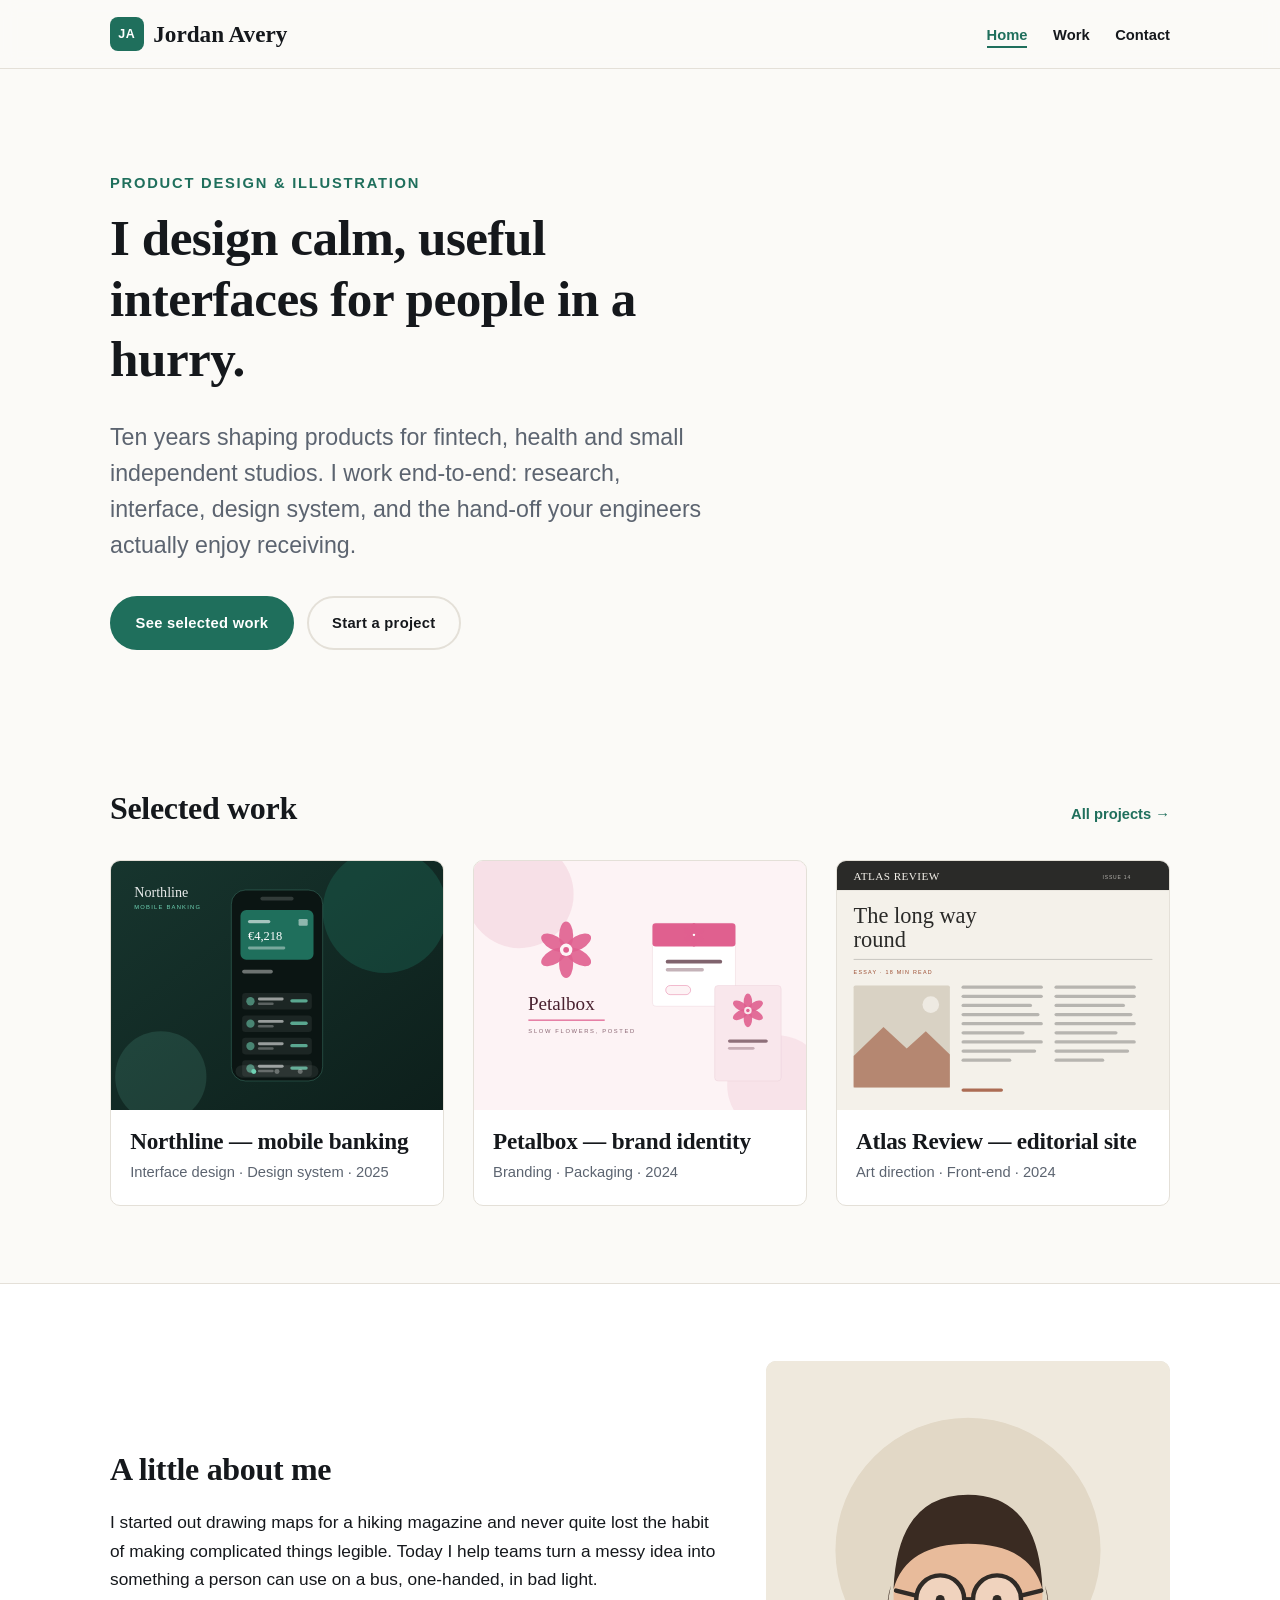
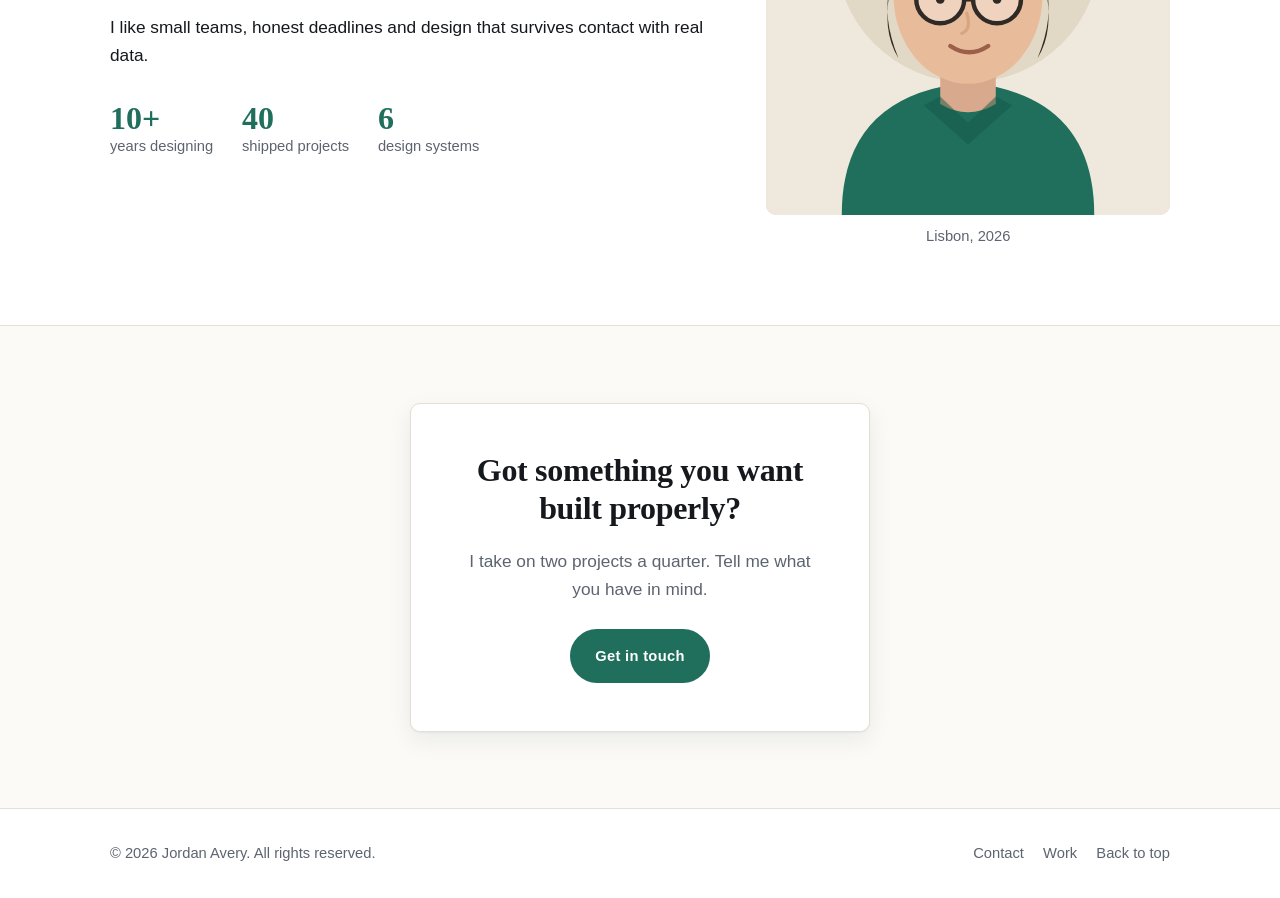
<file: index.html>
<!DOCTYPE html>
<html lang="en">
<head>
<meta charset="utf-8">
<meta name="viewport" content="width=device-width, initial-scale=1">

<!-- ====== SEO: edit these three lines on every page ====== -->
<title>Jordan Avery — Product Designer &amp; Illustrator | Portfolio</title>
<meta name="description" content="Portfolio of Jordan Avery, a product designer and illustrator based in Lisbon. Selected branding, interface and editorial work.">
<meta name="keywords" content="product designer, illustrator, portfolio, branding, UI design, Lisbon">
<meta name="author" content="Jordan Avery">
<link rel="canonical" href="https://example.com/index.html">

<!-- Social preview (optional, safe to delete) -->
<meta property="og:type" content="website">
<meta property="og:title" content="Jordan Avery — Product Designer &amp; Illustrator">
<meta property="og:description" content="Selected branding, interface and editorial work.">
<meta property="og:image" content="images/og-card.svg">

<!-- Favicon -->
<link rel="icon" href="images/favicon.svg" type="image/svg+xml">
<link rel="apple-touch-icon" href="images/apple-touch-icon.png">

<!-- Stylesheet -->
<link rel="stylesheet" href="css/style.css">

<!-- Tells the CSS that JS is available. If JS is off, nothing below runs and
     the page simply shows all content straight away (graceful degradation). -->
<script>document.documentElement.className += " js";</script>
</head>

<body>
<!-- Keyboard users can jump straight to the content -->
<a class="skip-link" href="#main">Skip to main content</a>

<header class="site-header" role="banner">
  <div class="wrap site-header__inner">
    <a class="logo" href="index.html" aria-label="Jordan Avery — home">
      <span class="logo__mark" aria-hidden="true">JA</span>
      <span class="logo__text">Jordan Avery</span>
    </a>

    <!-- The hamburger lives in the HTML; JS only toggles it. With JS off it
         stays hidden and the nav below is permanently visible (style.css). -->
    <button class="nav-toggle" type="button" aria-expanded="false" aria-controls="primary-nav">
      <span class="nav-toggle__bars" aria-hidden="true"></span>
      <span class="nav-toggle__label">Menu</span>
    </button>

    <nav id="primary-nav" class="nav" aria-label="Primary">
      <ul class="nav__list">
        <li><a class="nav__link is-current" href="index.html" aria-current="page">Home</a></li>
        <li><a class="nav__link" href="work.html">Work</a></li>
        <li><a class="nav__link" href="contact.html">Contact</a></li>
      </ul>
    </nav>
  </div>
</header>

<main id="main">

  <!-- ====== HERO ====== -->
  <section class="hero">
    <div class="wrap">
      <div class="hero__inner">
        <p class="eyebrow reveal">Product design &amp; illustration</p>
        <h1 class="hero__title reveal">I design calm, useful interfaces for people in a hurry.</h1>
        <p class="hero__lead reveal">
          Ten years shaping products for fintech, health and small independent studios.
          I work end-to-end: research, interface, design system, and the hand-off your
          engineers actually enjoy receiving.
        </p>
        <p class="hero__actions reveal">
          <a class="btn btn--primary" href="work.html">See selected work</a>
          <a class="btn btn--ghost" href="contact.html">Start a project</a>
        </p>
      </div>
    </div>
  </section>

  <!-- ====== SELECTED WORK ====== -->
  <section class="section" aria-labelledby="work-heading">
    <div class="wrap">
      <header class="section__head reveal">
        <h2 id="work-heading" class="section__title">Selected work</h2>
        <a class="section__more" href="work.html">All projects <span aria-hidden="true">&rarr;</span></a>
      </header>

      <ul class="cards">
        <li class="card reveal">
          <a class="card__link" href="work.html#northline">
            <img class="card__img" src="images/work-1.svg" width="800" height="600" loading="lazy" decoding="async"
                 alt="Northline banking app shown on a phone screen, with a balance card and a list of transactions.">
            <div class="card__body">
              <h3 class="card__title">Northline — mobile banking</h3>
              <p class="card__meta">Interface design · Design system · 2025</p>
            </div>
          </a>
        </li>

        <li class="card reveal">
          <a class="card__link" href="work.html#petalbox">
            <img class="card__img" src="images/work-2.svg" width="800" height="600" loading="lazy" decoding="async"
                 alt="Petalbox brand identity: a pink flower mark beside packaging mock-ups.">
            <div class="card__body">
              <h3 class="card__title">Petalbox — brand identity</h3>
              <p class="card__meta">Branding · Packaging · 2024</p>
            </div>
          </a>
        </li>

        <li class="card reveal">
          <a class="card__link" href="work.html#atlas">
            <img class="card__img" src="images/work-3.svg" width="800" height="600" loading="lazy" decoding="async"
                 alt="Atlas Review editorial layout with a large headline and a two-column article grid.">
            <div class="card__body">
              <h3 class="card__title">Atlas Review — editorial site</h3>
              <p class="card__meta">Art direction · Front-end · 2024</p>
            </div>
          </a>
        </li>
      </ul>
    </div>
  </section>

  <!-- ====== ABOUT ====== -->
  <section class="section section--alt" aria-labelledby="about-heading">
    <div class="wrap about">
      <div class="about__text reveal">
        <h2 id="about-heading" class="section__title">A little about me</h2>
        <p>
          I started out drawing maps for a hiking magazine and never quite lost the habit of
          making complicated things legible. Today I help teams turn a messy idea into something
          a person can use on a bus, one-handed, in bad light.
        </p>
        <p>
          I like small teams, honest deadlines and design that survives contact with real data.
        </p>
        <ul class="facts">
          <li class="facts__item"><strong>10+</strong><span>years designing</span></li>
          <li class="facts__item"><strong>40</strong><span>shipped projects</span></li>
          <li class="facts__item"><strong>6</strong><span>design systems</span></li>
        </ul>
      </div>

      <figure class="about__figure reveal">
        <img src="images/portrait.svg" width="640" height="720" loading="lazy" decoding="async"
             alt="Illustrated portrait of Jordan Avery wearing round glasses and a green jumper.">
        <figcaption>Lisbon, 2026</figcaption>
      </figure>
    </div>
  </section>

  <!-- ====== CALL TO ACTION ====== -->
  <section class="cta" aria-labelledby="cta-heading">
    <div class="wrap">
      <div class="cta__inner reveal">
        <h2 id="cta-heading" class="cta__title">Got something you want built properly?</h2>
        <p class="cta__text">I take on two projects a quarter. Tell me what you have in mind.</p>
        <a class="btn btn--primary" href="contact.html">Get in touch</a>
      </div>
    </div>
  </section>

</main>

<footer class="site-footer" role="contentinfo">
  <div class="wrap site-footer__inner">
    <p class="site-footer__copy">&copy; <span id="year">2026</span> Jordan Avery. All rights reserved.</p>
    <ul class="site-footer__links">
      <li><a href="contact.html">Contact</a></li>
      <li><a href="work.html">Work</a></li>
      <li><a href="#main">Back to top</a></li>
    </ul>
  </div>
</footer>

<script src="js/main.js" defer></script>
</body>
</html>
</file>
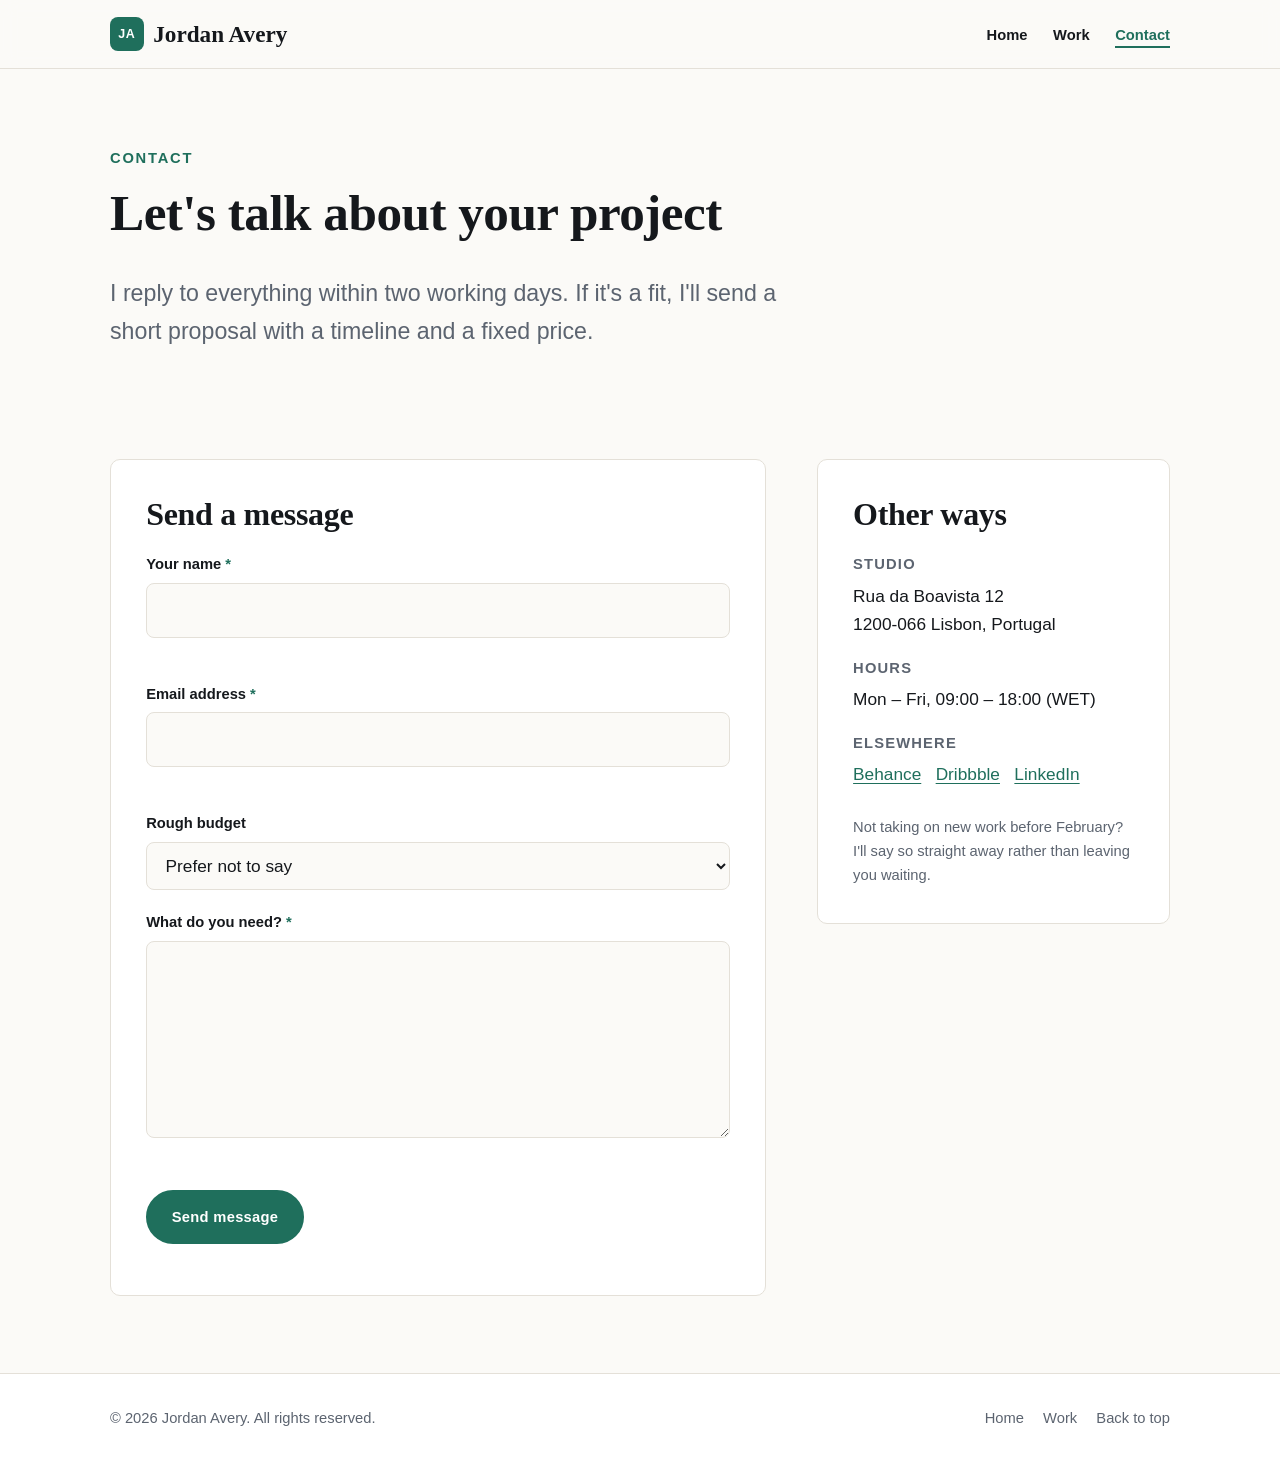
<file: contact.html>
<!DOCTYPE html>
<html lang="en">
<head>
<meta charset="utf-8">
<meta name="viewport" content="width=device-width, initial-scale=1">

<!-- ====== SEO ====== -->
<title>Contact — Jordan Avery | Product Designer in Lisbon</title>
<meta name="description" content="Get in touch with Jordan Avery about a design project. Based in Lisbon, working with teams worldwide.">
<meta name="keywords" content="hire designer, contact, freelance product designer, Lisbon">
<meta name="author" content="Jordan Avery">
<link rel="canonical" href="https://example.com/contact.html">

<link rel="icon" href="images/favicon.svg" type="image/svg+xml">
<link rel="apple-touch-icon" href="images/apple-touch-icon.png">
<link rel="stylesheet" href="css/style.css">
<script>document.documentElement.className += " js";</script>
</head>

<body>
<a class="skip-link" href="#main">Skip to main content</a>

<header class="site-header" role="banner">
  <div class="wrap site-header__inner">
    <a class="logo" href="index.html" aria-label="Jordan Avery — home">
      <span class="logo__mark" aria-hidden="true">JA</span>
      <span class="logo__text">Jordan Avery</span>
    </a>
    <button class="nav-toggle" type="button" aria-expanded="false" aria-controls="primary-nav">
      <span class="nav-toggle__bars" aria-hidden="true"></span>
      <span class="nav-toggle__label">Menu</span>
    </button>
    <nav id="primary-nav" class="nav" aria-label="Primary">
      <ul class="nav__list">
        <li><a class="nav__link" href="index.html">Home</a></li>
        <li><a class="nav__link" href="work.html">Work</a></li>
        <li><a class="nav__link is-current" href="contact.html" aria-current="page">Contact</a></li>
      </ul>
    </nav>
  </div>
</header>

<main id="main">

  <section class="page-head">
    <div class="wrap">
      <p class="eyebrow reveal">Contact</p>
      <h1 class="page-head__title reveal">Let's talk about your project</h1>
      <p class="page-head__lead reveal">
        I reply to everything within two working days. If it's a fit, I'll send a short
        proposal with a timeline and a fixed price.
      </p>
    </div>
  </section>

  <section class="section" aria-labelledby="form-heading">
    <div class="wrap contact">

      <!-- ====== FORM ======
           action="" is a placeholder: point it at your own form handler
           (Formspree, Netlify Forms, your host's mail script, …). The browser's
           own required/type validation works with JavaScript switched off;
           main.js switches that off (novalidate) and shows friendlier
           inline messages instead. -->
      <form class="form reveal" id="contact-form" action="" method="post">
        <h2 id="form-heading" class="section__title">Send a message</h2>

        <div class="form__row">
          <label class="form__label" for="name">Your name <span class="form__req" aria-hidden="true">*</span></label>
          <input class="form__input" type="text" id="name" name="name" required autocomplete="name"
                 aria-describedby="name-error">
          <p class="form__error" id="name-error" role="alert"></p>
        </div>

        <div class="form__row">
          <label class="form__label" for="email">Email address <span class="form__req" aria-hidden="true">*</span></label>
          <input class="form__input" type="email" id="email" name="email" required autocomplete="email"
                 aria-describedby="email-error">
          <p class="form__error" id="email-error" role="alert"></p>
        </div>

        <div class="form__row">
          <label class="form__label" for="budget">Rough budget</label>
          <select class="form__input" id="budget" name="budget">
            <option value="">Prefer not to say</option>
            <option value="under-5k">Under €5,000</option>
            <option value="5-15k">€5,000 – €15,000</option>
            <option value="over-15k">Over €15,000</option>
          </select>
        </div>

        <div class="form__row">
          <label class="form__label" for="message">What do you need? <span class="form__req" aria-hidden="true">*</span></label>
          <textarea class="form__input form__input--area" id="message" name="message" rows="6" required
                    aria-describedby="message-error"></textarea>
          <p class="form__error" id="message-error" role="alert"></p>
        </div>

        <button class="btn btn--primary" type="submit">Send message</button>

        <!-- Screen readers announce the result here -->
        <p class="form__status" id="form-status" role="status" aria-live="polite"></p>
      </form>

      <aside class="contact__aside reveal" aria-labelledby="details-heading">
        <h2 id="details-heading" class="section__title">Other ways</h2>
        <dl class="details">
          <dt>Studio</dt>
          <dd>Rua da Boavista 12<br>1200-066 Lisbon, Portugal</dd>

          <dt>Hours</dt>
          <dd>Mon – Fri, 09:00 – 18:00 (WET)</dd>

          <dt>Elsewhere</dt>
          <dd>
            <ul class="details__social">
              <li><a href="#">Behance</a></li>
              <li><a href="#">Dribbble</a></li>
              <li><a href="#">LinkedIn</a></li>
            </ul>
          </dd>
        </dl>
        <p class="details__note">
          Not taking on new work before February? I'll say so straight away rather than
          leaving you waiting.
        </p>
      </aside>

    </div>
  </section>

</main>

<footer class="site-footer" role="contentinfo">
  <div class="wrap site-footer__inner">
    <p class="site-footer__copy">&copy; <span id="year">2026</span> Jordan Avery. All rights reserved.</p>
    <ul class="site-footer__links">
      <li><a href="index.html">Home</a></li>
      <li><a href="work.html">Work</a></li>
      <li><a href="#main">Back to top</a></li>
    </ul>
  </div>
</footer>

<script src="js/main.js" defer></script>
</body>
</html>
</file>
<file: css/style.css>
/* ==========================================================================
   Jordan Avery — portfolio microsite
   Single stylesheet, no frameworks, no @import, no web-font requests.

   CONTENTS
   01  Design tokens (colours, type, spacing)  <- change the brand here
   02  Reset & base
   03  Helpers (wrap, visually-hidden, skip link)
   04  Buttons
   05  Header & navigation
   06  Hero & page heads
   07  Sections, cards, about, CTA
   08  Gallery & lightbox
   09  Contact form
   10  Footer
   11  Motion (fade-in reveals) + reduced-motion opt-out
   12  Print
   ========================================================================== */


/* ==========================================================================
   01  DESIGN TOKENS
   Change these seven colours and the whole site re-skins itself.
   Every pairing was measured against WCAG AA (needs 4.5:1 for body text):
     ink on paper     17.1:1      muted on paper     5.7:1
     white on accent   6.0:1      accent on paper    5.8:1
     muted on surface  6.0:1      error on surface   6.5:1
   The dark-mode block below scores 7.5:1 or better on every pairing.
   If you re-colour the site, re-check these before you publish.
   ========================================================================== */
:root {
  --paper:      #fbfaf7;   /* page background            */
  --surface:    #ffffff;   /* cards, form fields         */
  --ink:        #15181c;   /* body text                  */
  --muted:      #5c6470;   /* secondary text             */
  --accent:     #1f6f5c;   /* links, buttons, highlights */
  --accent-dk:  #164f42;   /* accent, hover state        */
  --line:       #e4e0d8;   /* hairline borders           */

  /* Type: system stack = zero font downloads = fast first paint */
  --font-body: -apple-system, BlinkMacSystemFont, "Segoe UI", Roboto,
               "Helvetica Neue", Arial, sans-serif;
  --font-head: Georgia, "Times New Roman", "Iowan Old Style", serif;

  /* Fluid type: scales between phone and desktop without media queries */
  --step--1: clamp(0.84rem, 0.81rem + 0.15vw, 0.92rem);
  --step-0:  clamp(1rem,    0.96rem + 0.2vw,  1.08rem);
  --step-1:  clamp(1.2rem,  1.1rem  + 0.5vw,  1.45rem);
  --step-2:  clamp(1.5rem,  1.3rem  + 1vw,    2rem);
  --step-3:  clamp(2rem,    1.6rem  + 2.2vw,  3.2rem);

  --space:   1rem;
  --gutter:  clamp(1.1rem, 0.6rem + 2.4vw, 2.5rem);
  --radius:  10px;
  --shadow:  0 1px 2px rgba(21, 24, 28, .05), 0 8px 24px rgba(21, 24, 28, .07);
  --max:     1140px;
}

/* Respect a visitor's OS dark-mode preference. Delete this whole block if
   you only ever want the light theme. */
@media (prefers-color-scheme: dark) {
  :root {
    --paper:     #14171a;
    --surface:   #1c2024;
    --ink:       #eceae5;
    --muted:     #a7b0b9;
    --accent:    #6fd3b4;
    --accent-dk: #9ae4cb;
    --line:      #2d3338;
    --shadow:    0 1px 2px rgba(0, 0, 0, .35), 0 8px 24px rgba(0, 0, 0, .35);
  }
}


/* ==========================================================================
   02  RESET & BASE
   ========================================================================== */
*, *::before, *::after { box-sizing: border-box; }

html {
  -webkit-text-size-adjust: 100%;      /* stops Safari inflating text on rotate */
  scroll-behavior: smooth;
}

body {
  margin: 0;
  background: var(--paper);
  color: var(--ink);
  font: 400 var(--step-0)/1.65 var(--font-body);
  -webkit-font-smoothing: antialiased;
  overflow-wrap: break-word;           /* long URLs can't widen the layout */
}

h1, h2, h3 {
  margin: 0 0 .6em;
  font-family: var(--font-head);
  font-weight: 600;
  line-height: 1.18;
  letter-spacing: -0.01em;
}

p { margin: 0 0 1.1em; }
p:last-child { margin-bottom: 0; }

img, svg {
  max-width: 100%;
  height: auto;
  display: block;
}

a {
  color: var(--accent);
  text-decoration-thickness: 1px;
  text-underline-offset: 3px;
}
a:hover { color: var(--accent-dk); }

/* One consistent, always-visible focus ring. Never remove this. */
:focus-visible {
  outline: 3px solid var(--accent);
  outline-offset: 3px;
  border-radius: 3px;
}

ul { margin: 0; padding: 0; }
li { list-style: none; }

button { font: inherit; color: inherit; }


/* ==========================================================================
   03  HELPERS
   ========================================================================== */
.wrap {
  width: 100%;
  max-width: var(--max);
  margin-inline: auto;
  padding-inline: var(--gutter);
}

/* Visible to screen readers, invisible on screen */
.visually-hidden {
  position: absolute;
  width: 1px; height: 1px;
  margin: -1px; padding: 0;
  overflow: hidden;
  clip-path: inset(50%);
  white-space: nowrap;
}

.skip-link {
  position: absolute;
  left: var(--gutter);
  top: -4rem;
  z-index: 100;
  padding: .7rem 1.1rem;
  background: var(--accent);
  color: #fff;
  border-radius: 0 0 var(--radius) var(--radius);
  text-decoration: none;
  transition: top .15s ease-out;
}
.skip-link:focus { top: 0; color: #fff; }

.eyebrow {
  margin-bottom: .8rem;
  color: var(--accent);
  font-size: var(--step--1);
  font-weight: 600;
  letter-spacing: .12em;
  text-transform: uppercase;
}


/* ==========================================================================
   04  BUTTONS
   ========================================================================== */
.btn {
  display: inline-block;
  padding: .85em 1.6em;
  border: 2px solid transparent;
  border-radius: 999px;
  font-size: var(--step--1);
  font-weight: 600;
  letter-spacing: .02em;
  text-decoration: none;
  cursor: pointer;
  transition: transform .18s ease, background-color .18s ease,
              color .18s ease, border-color .18s ease, box-shadow .18s ease;
}

.btn--primary {
  background: var(--accent);
  border-color: var(--accent);
  color: #fff;
}
.btn--primary:hover {
  background: var(--accent-dk);
  border-color: var(--accent-dk);
  color: #fff;
  transform: translateY(-2px);
  box-shadow: var(--shadow);
}

.btn--ghost {
  border-color: var(--line);
  color: var(--ink);
}
.btn--ghost:hover {
  border-color: var(--accent);
  color: var(--accent);
  transform: translateY(-2px);
}

@media (prefers-color-scheme: dark) {
  .btn--primary, .btn--primary:hover { color: #0f1316; }
}


/* ==========================================================================
   05  HEADER & NAVIGATION
   ========================================================================== */
.site-header {
  position: sticky;
  top: 0;
  z-index: 50;
  background: color-mix(in srgb, var(--paper) 88%, transparent);
  border-bottom: 1px solid var(--line);
}
/* Fallback for browsers without color-mix(): plain solid background. */
@supports not (background: color-mix(in srgb, red 50%, blue)) {
  .site-header { background: var(--paper); }
}
@supports (backdrop-filter: blur(8px)) {
  .site-header { backdrop-filter: blur(8px); }
}

.site-header__inner {
  display: flex;
  align-items: center;
  justify-content: space-between;
  gap: var(--space);
  min-height: 68px;
}

.logo {
  display: inline-flex;
  align-items: center;
  gap: .6rem;
  color: var(--ink);
  text-decoration: none;
  font-family: var(--font-head);
  font-size: var(--step-1);
  font-weight: 600;
}
.logo__mark {
  display: grid;
  place-items: center;
  width: 2.1rem; height: 2.1rem;
  background: var(--accent);
  color: #fff;
  border-radius: 8px;
  font-family: var(--font-body);
  font-size: .78rem;
  letter-spacing: .04em;
}
@media (prefers-color-scheme: dark) { .logo__mark { color: #0f1316; } }

/* -- The toggle button only exists for small screens, and only when JS runs.
      Hidden by default so a no-JS visitor never sees a dead button. -- */
.nav-toggle { display: none; }

.nav__list {
  display: flex;
  flex-wrap: wrap;
  gap: clamp(.9rem, 2vw, 1.8rem);
}
.nav__link {
  position: relative;
  padding: .3rem 0;
  color: var(--ink);
  font-size: var(--step--1);
  font-weight: 600;
  text-decoration: none;
}
/* Underline that grows out from the left on hover */
.nav__link::after {
  content: "";
  position: absolute;
  left: 0; bottom: 0;
  width: 100%; height: 2px;
  background: var(--accent);
  transform: scaleX(0);
  transform-origin: left;
  transition: transform .22s ease;
}
.nav__link:hover::after,
.nav__link:focus-visible::after,
.nav__link.is-current::after { transform: scaleX(1); }
.nav__link.is-current { color: var(--accent); }

/* ---- Mobile nav: collapses ONLY when JS is available (html.js) ---- */
@media (max-width: 680px) {
  .js .nav-toggle {
    display: inline-flex;
    align-items: center;
    gap: .55rem;
    padding: .5rem .85rem;
    background: transparent;
    border: 1px solid var(--line);
    border-radius: 999px;
    font-size: var(--step--1);
    font-weight: 600;
    cursor: pointer;
  }
  .nav-toggle__bars,
  .nav-toggle__bars::before,
  .nav-toggle__bars::after {
    display: block;
    width: 16px; height: 2px;
    background: currentColor;
    transition: transform .2s ease, opacity .2s ease;
  }
  .nav-toggle__bars { position: relative; }
  .nav-toggle__bars::before,
  .nav-toggle__bars::after { content: ""; position: absolute; left: 0; }
  .nav-toggle__bars::before { top: -5px; }
  .nav-toggle__bars::after  { top:  5px; }

  /* Bars morph into an X while the menu is open */
  .nav-toggle[aria-expanded="true"] .nav-toggle__bars { background: transparent; }
  .nav-toggle[aria-expanded="true"] .nav-toggle__bars::before { transform: translateY(5px) rotate(45deg); }
  .nav-toggle[aria-expanded="true"] .nav-toggle__bars::after  { transform: translateY(-5px) rotate(-45deg); }

  .js .nav {
    position: absolute;
    left: 0; right: 0; top: 100%;
    display: none;
    padding: var(--space) var(--gutter) 1.4rem;
    background: var(--paper);
    border-bottom: 1px solid var(--line);
    box-shadow: var(--shadow);
  }
  .js .nav.is-open { display: block; }

  .js .nav__list { flex-direction: column; gap: .2rem; }
  .js .nav__link { display: block; padding: .7rem 0; font-size: var(--step-0); }
  .js .nav__link::after { display: none; }

  /* No JavaScript: there is no button to press, so the links simply drop
     onto their own row underneath the logo and stay horizontal. */
  .site-header__inner { flex-wrap: wrap; }
  html:not(.js) .nav { width: 100%; padding-bottom: .9rem; }
}


/* ==========================================================================
   06  HERO & PAGE HEADS
   ========================================================================== */
.hero { padding: clamp(3rem, 8vw, 7rem) 0 clamp(2rem, 5vw, 4rem); }
.hero__inner { max-width: 62ch; }
.hero__title { font-size: var(--step-3); }
.hero__lead {
  max-width: 54ch;
  color: var(--muted);
  font-size: var(--step-1);
  line-height: 1.55;
}
.hero__actions {
  display: flex;
  flex-wrap: wrap;
  gap: .8rem;
  margin-top: 2rem;
}

.page-head { padding: clamp(2.5rem, 6vw, 5rem) 0 clamp(1rem, 3vw, 2rem); }
.page-head__title { font-size: var(--step-3); max-width: 24ch; }
.page-head__lead  { max-width: 56ch; color: var(--muted); font-size: var(--step-1); }


/* ==========================================================================
   07  SECTIONS, CARDS, ABOUT, CTA
   ========================================================================== */
.section { padding: clamp(2.5rem, 6vw, 5rem) 0; }
.section--alt { background: var(--surface); border-block: 1px solid var(--line); }
.section__title { font-size: var(--step-2); }

.section__head {
  display: flex;
  flex-wrap: wrap;
  align-items: baseline;
  justify-content: space-between;
  gap: .5rem 1.5rem;
  margin-bottom: 2rem;
}
.section__head .section__title { margin-bottom: 0; }
.section__more { font-size: var(--step--1); font-weight: 600; text-decoration: none; }
.section__more:hover { text-decoration: underline; }

/* -- Cards: auto-fit grid, so it is 1 / 2 / 3 columns with no breakpoints -- */
.cards {
  display: grid;
  grid-template-columns: repeat(auto-fit, minmax(265px, 1fr));
  gap: clamp(1rem, 2.5vw, 1.8rem);
}
.card {
  background: var(--surface);
  border: 1px solid var(--line);
  border-radius: var(--radius);
  overflow: hidden;
  transition: transform .22s ease, box-shadow .22s ease, border-color .22s ease;
}
.card:hover {
  transform: translateY(-4px);
  border-color: color-mix(in srgb, var(--accent) 40%, var(--line));
  box-shadow: var(--shadow);
}
.card__link { display: block; color: inherit; text-decoration: none; }
.card__img { width: 100%; aspect-ratio: 4 / 3; object-fit: cover; background: var(--line); }
.card__body { padding: 1.1rem 1.2rem 1.3rem; }
.card__title { margin-bottom: .3rem; font-size: var(--step-1); }
.card__meta  { margin: 0; color: var(--muted); font-size: var(--step--1); }

/* -- About -- */
.about {
  display: grid;
  gap: clamp(1.5rem, 4vw, 3.5rem);
  align-items: center;
}
@media (min-width: 860px) {
  .about { grid-template-columns: 1.2fr .8fr; }
  .about__figure { order: 2; }
}
.about__figure { margin: 0; }
.about__figure img {
  width: 100%;
  border-radius: var(--radius);
  background: var(--line);
}
.about__figure figcaption {
  margin-top: .6rem;
  color: var(--muted);
  font-size: var(--step--1);
  text-align: center;
}

.facts {
  display: flex;
  flex-wrap: wrap;
  gap: 1.8rem;
  margin-top: 2rem;
}
.facts__item { display: flex; flex-direction: column; }
.facts__item strong {
  font-family: var(--font-head);
  font-size: var(--step-2);
  color: var(--accent);
  line-height: 1;
}
.facts__item span { color: var(--muted); font-size: var(--step--1); }

/* -- Call to action -- */
.cta { padding: clamp(2.5rem, 6vw, 5rem) 0; }
.cta__inner {
  max-width: 48ch;
  margin-inline: auto;
  padding: clamp(1.8rem, 4vw, 3rem);
  background: var(--surface);
  border: 1px solid var(--line);
  border-radius: var(--radius);
  box-shadow: var(--shadow);
  text-align: center;
}
.cta__title { font-size: var(--step-2); }
.cta__text { color: var(--muted); margin-bottom: 1.6rem; }


/* ==========================================================================
   08  GALLERY & LIGHTBOX
   ========================================================================== */
.gallery {
  display: grid;
  grid-template-columns: repeat(auto-fit, minmax(270px, 1fr));
  gap: clamp(1.2rem, 3vw, 2.2rem);
}
.gallery__link {
  position: relative;
  display: block;
  border-radius: var(--radius);
  overflow: hidden;
  background: var(--line);
}
.gallery__img {
  width: 100%;
  aspect-ratio: 4 / 3;
  object-fit: cover;
  transition: transform .4s ease, opacity .3s ease;
}
.gallery__link:hover .gallery__img,
.gallery__link:focus-visible .gallery__img { transform: scale(1.04); opacity: .9; }

/* The little "+" badge that appears on hover */
.gallery__zoom {
  position: absolute;
  right: .8rem; bottom: .8rem;
  display: grid;
  place-items: center;
  width: 2.4rem; height: 2.4rem;
  background: var(--accent);
  color: #fff;
  border-radius: 50%;
  font-size: 1.3rem;
  line-height: 1;
  opacity: 0;
  transform: translateY(6px);
  transition: opacity .22s ease, transform .22s ease;
}
.gallery__link:hover .gallery__zoom,
.gallery__link:focus-visible .gallery__zoom { opacity: 1; transform: translateY(0); }

.gallery__caption { padding-top: .9rem; }
.gallery__title { margin-bottom: .25rem; font-size: var(--step-1); }
.gallery__meta  { margin: 0; color: var(--muted); font-size: var(--step--1); }

/* -- Lightbox overlay -- */
.lightbox {
  position: fixed;
  inset: 0;
  z-index: 200;
  display: flex;
  align-items: center;
  justify-content: center;
  gap: 1rem;
  padding: clamp(1rem, 4vw, 3rem);
  background: rgba(8, 10, 12, .97);
  opacity: 0;
  transition: opacity .2s ease;
}
.lightbox[hidden] { display: none; }
.lightbox.is-visible { opacity: 1; }

.lightbox__figure { margin: 0; max-width: min(100%, 980px); text-align: center; }
.lightbox__img {
  max-width: 100%;
  max-height: 76vh;
  margin-inline: auto;
  border-radius: var(--radius);
  background: #222;
}
.lightbox__caption { margin-top: .9rem; color: #e9e6e0; font-size: var(--step--1); }

.lightbox__close,
.lightbox__nav {
  flex: 0 0 auto;
  display: grid;
  place-items: center;
  width: 2.9rem; height: 2.9rem;
  background: rgba(255, 255, 255, .1);
  border: 1px solid rgba(255, 255, 255, .25);
  border-radius: 50%;
  color: #fff;
  font-size: 1.6rem;
  line-height: 1;
  cursor: pointer;
  transition: background-color .18s ease, transform .18s ease;
}
.lightbox__close:hover,
.lightbox__nav:hover { background: rgba(255, 255, 255, .22); transform: scale(1.06); }
.lightbox__close { position: absolute; top: 1rem; right: 1rem; font-size: 1.9rem; }

@media (max-width: 560px) {
  .lightbox { flex-wrap: wrap; }
  .lightbox__figure { order: -1; flex: 1 0 100%; }
}


/* ==========================================================================
   09  CONTACT FORM
   ========================================================================== */
.contact {
  display: grid;
  gap: clamp(1.8rem, 4vw, 3.5rem);
  align-items: start;
}
@media (min-width: 860px) { .contact { grid-template-columns: 1.3fr .7fr; } }

.form {
  padding: clamp(1.4rem, 3vw, 2.2rem);
  background: var(--surface);
  border: 1px solid var(--line);
  border-radius: var(--radius);
}
.form__row { margin-bottom: 1.3rem; }
.form__label { display: block; margin-bottom: .4rem; font-size: var(--step--1); font-weight: 600; }
.form__req { color: var(--accent); }

.form__input {
  width: 100%;
  padding: .75rem .9rem;
  background: var(--paper);
  color: var(--ink);
  border: 1px solid var(--line);
  border-radius: 8px;
  font: inherit;
  transition: border-color .18s ease, box-shadow .18s ease;
}
.form__input:hover { border-color: var(--muted); }
.form__input:focus {
  outline: none;
  border-color: var(--accent);
  box-shadow: 0 0 0 3px color-mix(in srgb, var(--accent) 25%, transparent);
}
.form__input--area { resize: vertical; min-height: 8rem; }

/* Error text: red that still passes AA on both themes */
.form__error {
  min-height: 1.2em;
  margin: .35rem 0 0;
  color: #b3261e;
  font-size: var(--step--1);
}
@media (prefers-color-scheme: dark) { .form__error { color: #ff9e95; } }
.form__input[aria-invalid="true"] { border-color: #b3261e; }

.form__status { margin: 1rem 0 0; font-size: var(--step--1); font-weight: 600; color: var(--accent); }

.contact__aside {
  padding: clamp(1.4rem, 3vw, 2.2rem);
  background: var(--surface);
  border: 1px solid var(--line);
  border-radius: var(--radius);
}
.details { margin: 0; }
.details dt {
  margin-top: 1.1rem;
  color: var(--muted);
  font-size: var(--step--1);
  font-weight: 600;
  letter-spacing: .08em;
  text-transform: uppercase;
}
.details dt:first-child { margin-top: 0; }
.details dd { margin: .3rem 0 0; }
.details__social { display: flex; flex-wrap: wrap; gap: .9rem; }
.details__note { margin-top: 1.6rem; color: var(--muted); font-size: var(--step--1); }


/* ==========================================================================
   10  FOOTER
   ========================================================================== */
.site-footer {
  padding: 2rem 0;
  background: var(--surface);
  border-top: 1px solid var(--line);
}
.site-footer__inner {
  display: flex;
  flex-wrap: wrap;
  align-items: center;
  justify-content: space-between;
  gap: .8rem 1.5rem;
}
.site-footer__copy { margin: 0; color: var(--muted); font-size: var(--step--1); }
.site-footer__links { display: flex; flex-wrap: wrap; gap: 1.2rem; font-size: var(--step--1); }
.site-footer__links a { color: var(--muted); text-decoration: none; }
.site-footer__links a:hover { color: var(--accent); text-decoration: underline; }


/* ==========================================================================
   11  MOTION — fade-in on scroll
   The .reveal class starts hidden ONLY if JavaScript is running (html.js).
   JS then adds .is-in as each element scrolls into view. No JS, no CSS
   support, or reduced-motion preference => content is simply visible.
   ========================================================================== */
.js .reveal {
  opacity: 0;
  transform: translateY(14px);
  transition: opacity .55s ease-out, transform .55s ease-out;
}
.js .reveal.is-in { opacity: 1; transform: none; }

@media (prefers-reduced-motion: reduce) {
  html { scroll-behavior: auto; }
  .js .reveal { opacity: 1; transform: none; transition: none; }
  *, *::before, *::after {
    animation-duration: .01ms !important;
    transition-duration: .01ms !important;
  }
}


/* ==========================================================================
   12  PRINT
   ========================================================================== */
@media print {
  .site-header, .nav-toggle, .cta, .lightbox, .skip-link { display: none !important; }
  body { background: #fff; color: #000; font-size: 11pt; }
  .js .reveal { opacity: 1; transform: none; }
  a { color: #000; text-decoration: underline; }
  a[href^="http"]::after { content: " (" attr(href) ")"; font-size: 9pt; }
}
</file>
